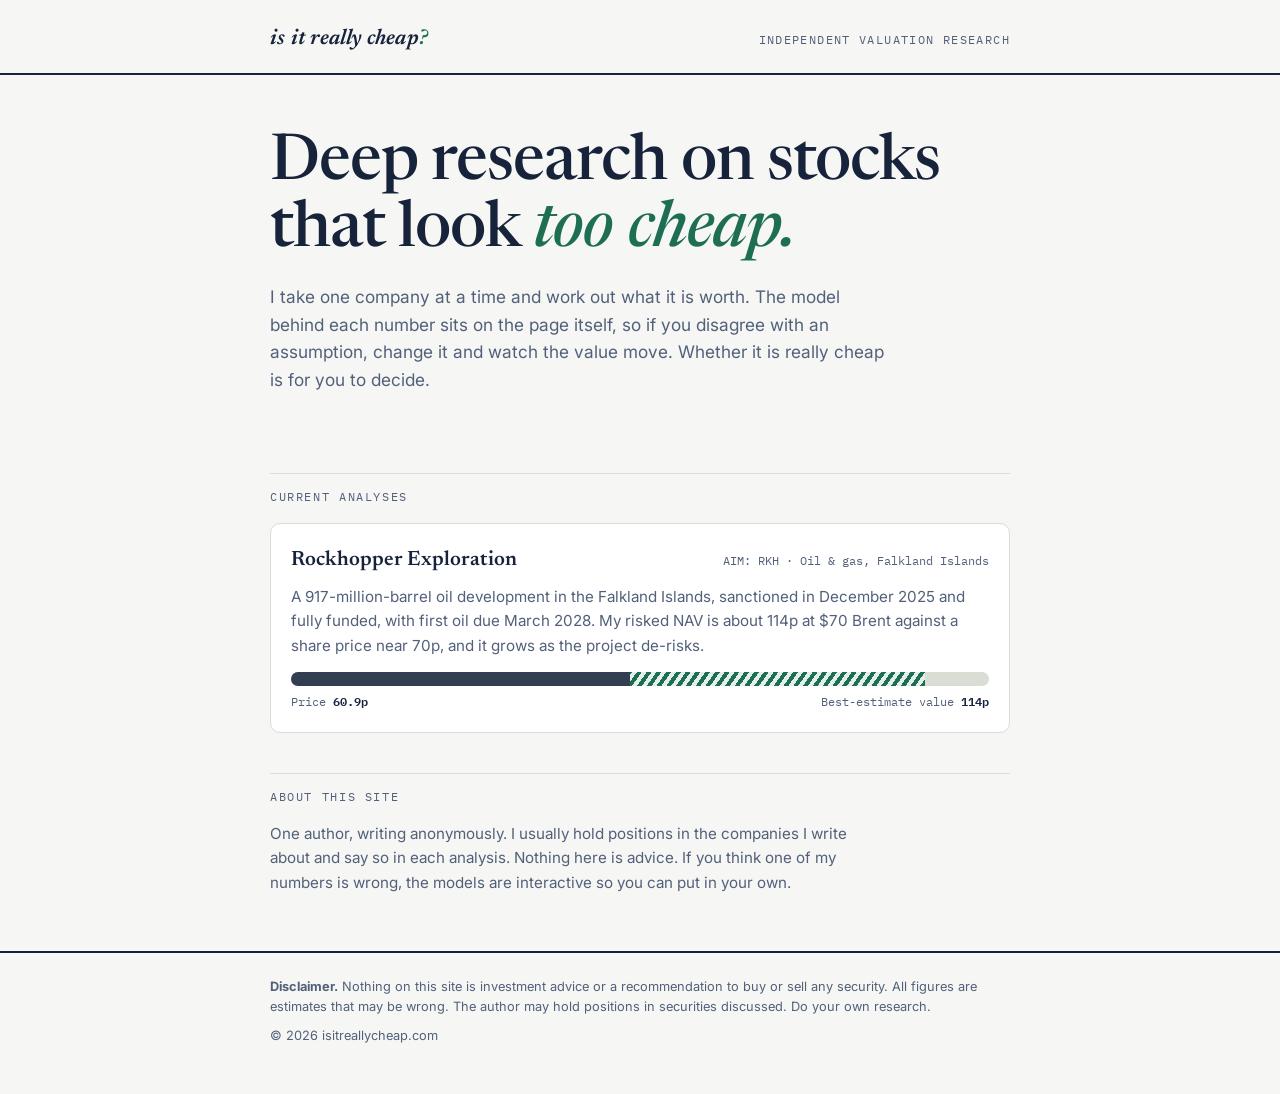
<file: index.html>
<!DOCTYPE html>
<html lang="en">
<head>
<meta charset="utf-8">
<meta name="viewport" content="width=device-width, initial-scale=1">
<title>Is it really cheap? — Independent deep-dive valuations</title>
<meta name="description" content="Independent, model-driven equity research. One question per company: is the market price really cheap against a best-estimate intrinsic value? Play with the assumptions yourself.">
<link rel="preconnect" href="https://fonts.googleapis.com">
<link rel="preconnect" href="https://fonts.gstatic.com" crossorigin>
<link href="https://fonts.googleapis.com/css2?family=Newsreader:ital,opsz,wght@0,6..72,400..700;1,6..72,400..700&family=Inter:wght@400;500;600&family=IBM+Plex+Mono:wght@400;600&display=swap" rel="stylesheet">
<link rel="stylesheet" href="style.css">
</head>
<body>

<header class="masthead">
  <div class="wrap">
    <a class="brand" href="index.html">is it really cheap<span class="q">?</span></a>
    <span class="tag">Independent valuation research</span>
  </div>
</header>

<main class="wrap">

  <section class="hero">
    <h1>Deep research on stocks that look <em>too cheap.</em></h1>
    <p class="lede">
      I take one company at a time and work out what it is worth. The model
      behind each number sits on the page itself, so if you disagree with an
      assumption, change it and watch the value move. Whether it is really
      cheap is for you to decide.
    </p>
  </section>

  <div class="eyebrow">Current analyses</div>

  <a class="dossier" href="rockhopper.html" id="card-rkh">
    <div class="row">
      <h2>Rockhopper Exploration</h2>
      <span class="ticker">AIM: RKH &middot; Oil &amp; gas, Falkland Islands</span>
    </div>
    <p class="oneline">
      A 917-million-barrel oil development in the Falkland Islands,
      sanctioned in December 2025 and fully funded, with first oil due March
      2028. My risked NAV is about 114p at $70 Brent against a share price
      near 70p, and it grows as the project de-risks.
    </p>
    <div class="gapbar" id="gap-rkh">
      <div class="track">
        <div class="fill"></div>
        <div class="gap"></div>
      </div>
      <div class="legend">
        <span>Price <strong id="gap-rkh-price">—</strong></span>
        <span>Best-estimate value <strong id="gap-rkh-value">—</strong></span>
      </div>
    </div>
  </a>

  <div class="eyebrow">About this site</div>
  <p style="max-width:60ch; color:var(--ink-soft); font-size:0.95rem;">
    One author, writing anonymously. I usually hold positions in the
    companies I write about and say so in each analysis. Nothing here is
    advice. If you think one of my numbers is wrong, the models are
    interactive so you can put in your own.
  </p>

</main>

<footer class="site">
  <div class="wrap">
    <p><strong>Disclaimer.</strong> Nothing on this site is investment advice or a
    recommendation to buy or sell any security. All figures are estimates that
    may be wrong. The author may hold positions in securities discussed. Do
    your own research.</p>
    <p>&copy; 2026 isitreallycheap.com</p>
  </div>
</footer>

<script>
/* Homepage card gap bar. Falls back to the reference price if the
   Action-refreshed price.json is missing. Update `value` when the
   base-case NAV changes. */
(function () {
  var value = 114;   /* GBp — current risked NAV at $70 Brent */

  function render(price) {
    var el = document.getElementById("gap-rkh");
    var hi = Math.max(price, value) * 1.1;
    el.style.setProperty("--price-pct", (price / hi * 100).toFixed(1) + "%");
    el.style.setProperty("--value-pct", (Math.max(value, price) / hi * 100).toFixed(1) + "%");
    el.classList.toggle("negative", value < price);
    document.getElementById("gap-rkh-price").textContent = price + "p";
    document.getElementById("gap-rkh-value").textContent = value + "p";
  }

  render(69.7); /* reference: close of 24 Jun 2026 */

  fetch("price.json?nc=" + Date.now(), { cache: "no-store" })
    .then(function (r) { return r.ok ? r.json() : null; })
    .then(function (d) {
      if (!d || !d.price) return;
      var p = d.currency === "GBP" ? d.price * 100 : d.price;
      render(Math.round(p * 10) / 10);
    })
    .catch(function () {});
})();
</script>

</body>
</html>
</file>
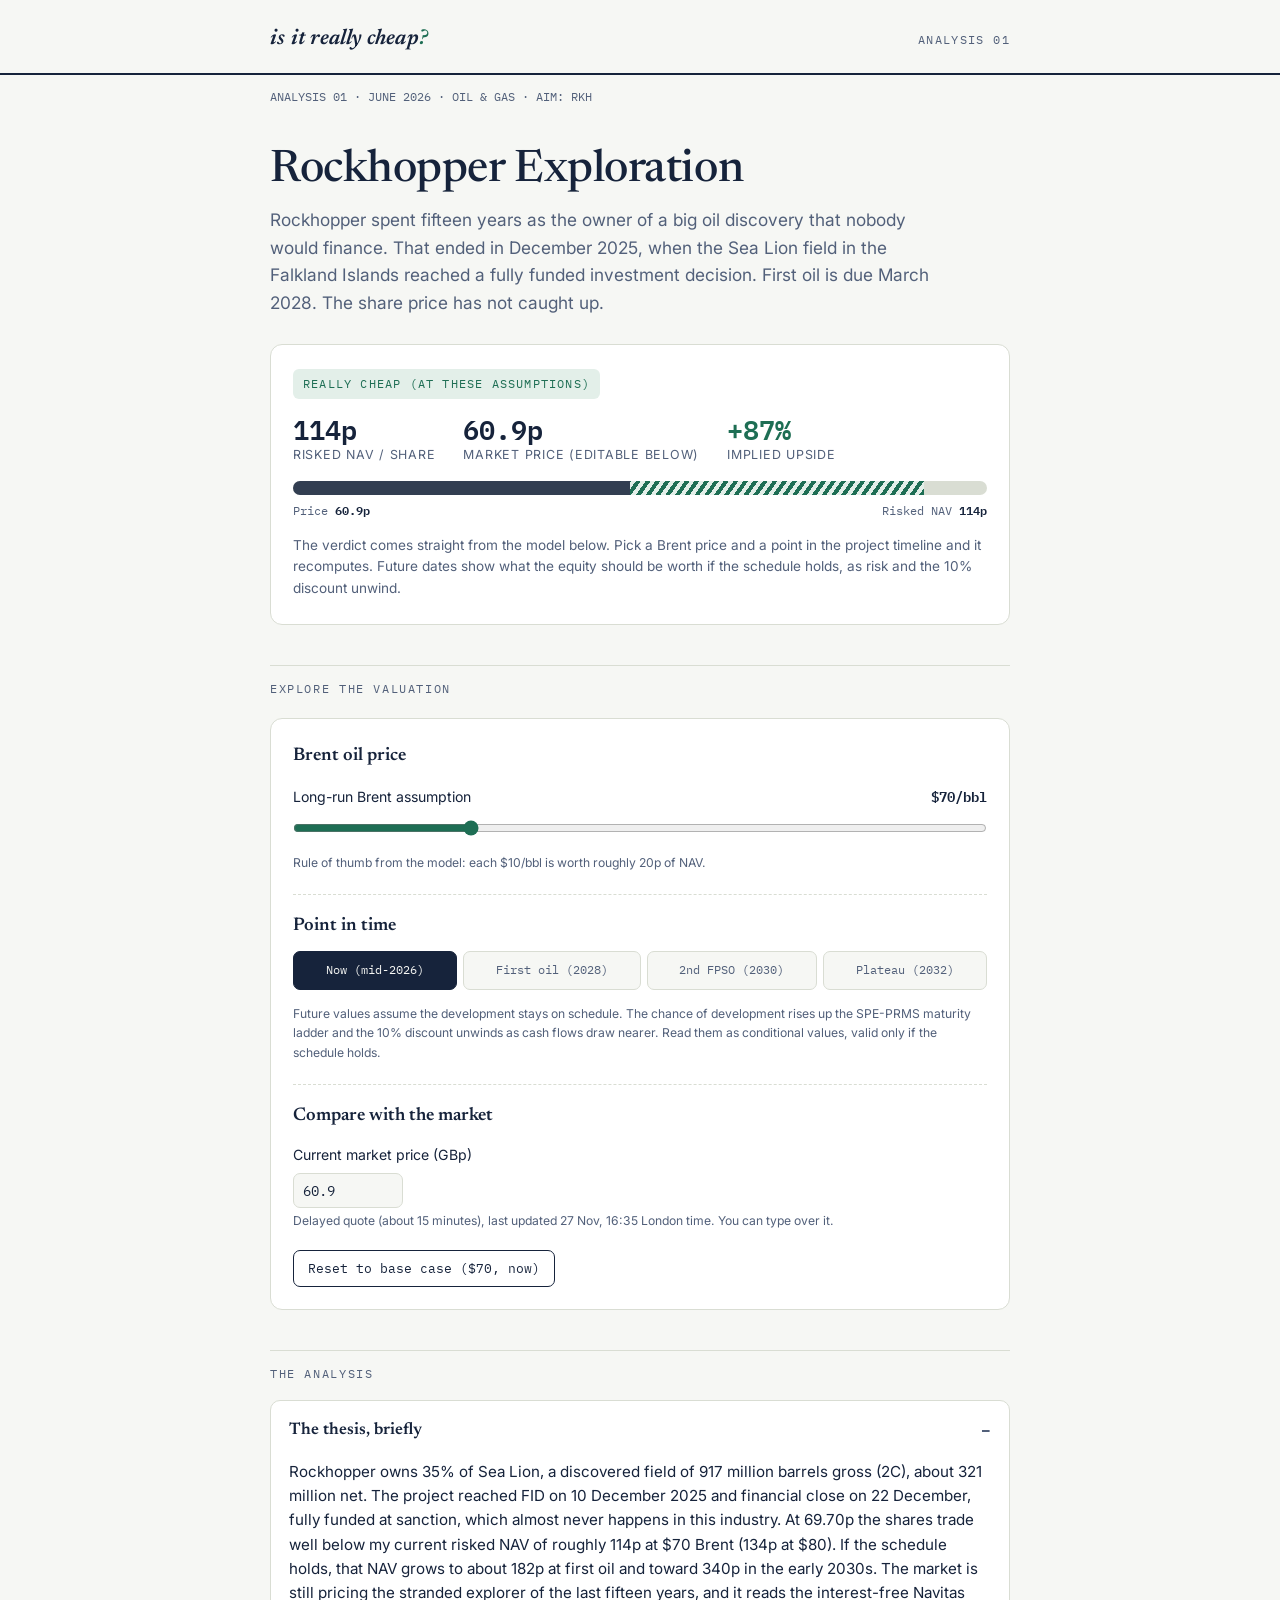
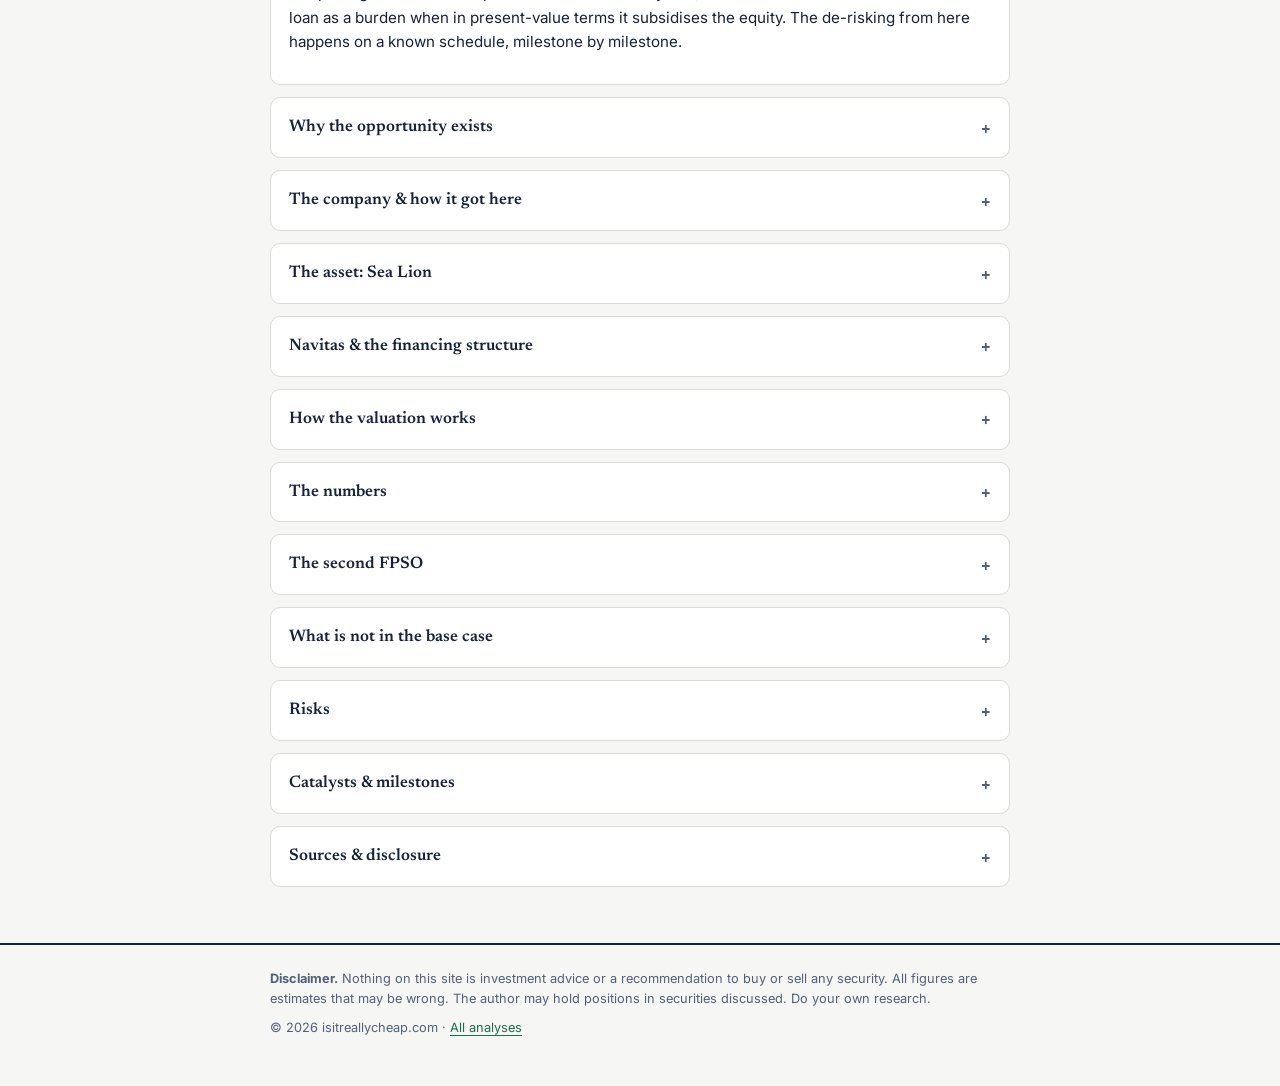
<file: rockhopper.html>
<!DOCTYPE html>
<html lang="en">
<head>
<meta charset="utf-8">
<meta name="viewport" content="width=device-width, initial-scale=1">
<title>Rockhopper Exploration — is it really cheap?</title>
<meta name="description" content="An interactive risked-NAV valuation of Rockhopper Exploration (AIM: RKH), built on NSAI reserves for the fully funded Sea Lion development. Pick an oil price and a point in time, and see what the equity should be worth.">
<link rel="preconnect" href="https://fonts.googleapis.com">
<link rel="preconnect" href="https://fonts.gstatic.com" crossorigin>
<link href="https://fonts.googleapis.com/css2?family=Newsreader:ital,opsz,wght@0,6..72,400..700;1,6..72,400..700&family=Inter:wght@400;500;600&family=IBM+Plex+Mono:wght@400;600&display=swap" rel="stylesheet">
<link rel="stylesheet" href="style.css">
</head>
<body>

  
<header class="masthead">
  <div class="wrap">
    <a class="brand" href="index.html">is it really cheap<span class="q">?</span></a>
    <span class="tag">Analysis 01</span>
  </div>
</header>

<main class="wrap">

<article>
  <p class="meta">ANALYSIS 01 &middot; JUNE 2026 &middot; OIL &amp; GAS &middot; AIM: RKH</p>
  <h1 class="title">Rockhopper Exploration</h1>
  <p class="standfirst">
    Rockhopper spent fifteen years as the owner of a big oil discovery that
    nobody would finance. That ended in December 2025, when the Sea Lion
    field in the Falkland Islands reached a fully funded investment
    decision. First oil is due March 2028. The share price has not caught
    up.
  </p>

  <!-- ============ VERDICT ============ -->
  <div class="verdict" id="verdict">
    <span class="badge" id="verdict-badge">Really cheap (at these assumptions)</span>
    <div class="figures">
      <div class="fig">
        <div class="num" id="out-value">—</div>
        <div class="lbl">Risked NAV / share</div>
      </div>
      <div class="fig">
        <div class="num" id="out-price">—</div>
        <div class="lbl">Market price (editable below)</div>
      </div>
      <div class="fig">
        <div class="num up" id="out-upside">—</div>
        <div class="lbl">Implied upside</div>
      </div>
    </div>
    <div class="gapbar" id="gapbar">
      <div class="track">
        <div class="fill"></div>
        <div class="gap"></div>
      </div>
      <div class="legend">
        <span>Price <strong id="leg-price">—</strong></span>
        <span>Risked NAV <strong id="leg-value">—</strong></span>
      </div>
    </div>
    <p class="note">
      The verdict comes straight from the model below. Pick a Brent price
      and a point in the project timeline and it recomputes. Future dates
      show what the equity should be worth if the schedule holds, as risk
      and the 10% discount unwind.
    </p>
  </div>

  <!-- ============ MODEL ============ -->
  <div class="eyebrow">Explore the valuation</div>
  <div class="model" id="model">

    <h3>Brent oil price</h3>
    <div class="ctrl">
      <label for="brent">Long-run Brent assumption <span class="val">$<span id="v-brent"></span>/bbl</span></label>
      <input type="range" id="brent" min="60" max="100" step="1">
      <div class="hint">Rule of thumb from the model: each $10/bbl is worth roughly 20p of NAV.</div>
    </div>

    <h3>Point in time</h3>
    <div class="seg" id="timeseg" role="radiogroup" aria-label="Valuation date">
      <label><input type="radio" name="t" value="now" checked><span>Now (mid-2026)</span></label>
      <label><input type="radio" name="t" value="firstoil"><span>First oil (2028)</span></label>
      <label><input type="radio" name="t" value="fpso2"><span>2nd FPSO (2030)</span></label>
      <label><input type="radio" name="t" value="y2032"><span>Plateau (2032)</span></label>
    </div>
    <div class="ctrl">
      <div class="hint">Future values assume the development stays on
      schedule. The chance of development rises up the SPE-PRMS maturity
      ladder and the 10% discount unwinds as cash flows draw nearer. Read
      them as conditional values, valid only if the schedule holds.</div>
    </div>

    <h3>Compare with the market</h3>
    <div class="ctrl">
      <label for="price">Current market price (GBp)</label>
      <input type="number" id="price" min="1" max="2000" step="0.1">
      <div class="hint" id="price-hint">Fallback reference: 69.70p, close of 24
      June 2026. The live delayed quote loads automatically when available,
      and you can always type over it.</div>
    </div>

    <div class="actions">
      <button class="reset" id="reset">Reset to base case ($70, now)</button>
    </div>
  </div>

  <!-- ============ LAYERED BACKGROUND ============ -->
  <div class="eyebrow">The analysis</div>

  <details class="chunk" open>
    <summary>The thesis, briefly</summary>
    <div class="body">
      <p>Rockhopper owns 35% of Sea Lion, a discovered field of 917 million
      barrels gross (2C), about 321 million net. The project reached FID on
      10 December 2025 and financial close on 22 December, fully funded at
      sanction, which almost never happens in this industry. At 69.70p the
      shares trade well below my current risked NAV of roughly 114p at $70
      Brent (134p at $80). If the schedule holds, that NAV grows to about
      182p at first oil and toward 340p in the early 2030s. The market is
      still pricing the stranded explorer of the last fifteen years, and it
      reads the interest-free Navitas loan as a burden when in present-value
      terms it subsidises the equity. The de-risking from here happens on a
      known schedule, milestone by milestone.</p>
    </div>
  </details>

  <details class="chunk">
    <summary>Why the opportunity exists</summary>
    <div class="body">
      <p>For fifteen years Rockhopper was the company with the discovery
      that could not get financed, and a reputation like that outlives the
      facts. The facts have changed. Sea Lion is sanctioned, financial close
      has occurred, the FPSO is under refurbishment, and work on the islands
      has begun. Most of the risk stack that justified a deep discount
      (financing above all, but also sanction and political approval) has
      been removed for Phase 1.</p>
      <p>The other part is horizon. There is no production and no earnings
      yet, so anyone screening on current numbers sees nothing. The
      de-risking happens on a known schedule over the next two years, and
      the equity should re-rate as each milestone gets ticked off. Waiting
      through that is the price of admission.</p>
    </div>
  </details>

  <details class="chunk">
    <summary>The company &amp; how it got here</summary>
    <div class="body">
      <p>Rockhopper discovered Sea Lion in 2010 and farmed out to Premier
      Oil. When Premier was acquired by Harbour Energy in 2021, Harbour sold
      its Falklands interests to Navitas Petroleum, which now operates the
      field with 65%. In between came an oil-price collapse, COVID, and a
      near-decade wait for financing and political certainty. The market has
      been disappointed before, which goes some way to explaining the
      price.</p>
      <p>After financial close, Rockhopper is debt-free at the corporate
      level aside from its share of project-level senior debt. Its equity
      contribution to Phase 1 was fully covered through a share issue
      admitted in late December 2025. Separately, the company continues its
      Ombrina Mare arbitration against Italy. The original €190m award was
      annulled on procedural grounds, not substantive ones, and has been
      re-filed. Any recovery is a bonus and sits outside my base case.</p>
      <table class="facts">
        <tr><td>Listing</td><td>AIM: RKH</td></tr>
        <tr><td>Working interest, Sea Lion</td><td>35%</td></tr>
        <tr><td>Operator</td><td>Navitas Petroleum (65%)</td></tr>
        <tr><td>FID / financial close</td><td>10 / 22 Dec 2025</td></tr>
        <tr><td>First oil target</td><td>March 2028</td></tr>
        <tr><td>Fully diluted shares</td><td>~912m</td></tr>
      </table>
    </div>
  </details>

  <details class="chunk">
    <summary>The asset: Sea Lion</summary>
    <div class="body">
      <p>Sea Lion sits in the North Falkland Basin, about 220 km north of
      the islands in roughly 450 m of water. The development is a phased
      subsea tie-back to a redeployed FPSO. Both the engineering and the
      weather are broadly comparable to the North Sea, so this is well
      understood territory rather than a frontier project.</p>
      <p>The field splits into three areas. The Northern Development Area is
      the sanctioned core: NDA Phases 1 and 2 are what reached FID, holding
      314 mmbbl gross (110 net) of 2P reserves. Phase 1 means 11 wells
      producing around 50,000 bbl/d gross; Phase 2 adds roughly 12 step-out
      wells about three years after first oil, tied back to the same FPSO.
      The Central Development Area plus NDA Phase 3 hold the
      development-pending 2C resources (323 mmbbl gross, 113 net), which
      would need a second FPSO. The Southern Development Area is the
      unplanned upside, mainly the Isobel/Elaine fan complex of 181 mmbbl
      gross with development on hold, plus mapped prospectivity.</p>
      <p>Across the whole field the gross recoverable base is 554 mmbbl (1C),
      917 mmbbl (2C) and 1.56 bn bbl (3C), and each appraisal so far has
      revised the estimates upward. The Falkland Islands Government has
      approved the Field Development Plan for Phases 1 and 2 and granted a
      35-year exploitation licence.</p>
    </div>
  </details>

  <details class="chunk">
    <summary>Navitas &amp; the financing structure</summary>
    <div class="body">
      <p>Navitas Petroleum, one of the largest energy companies on the Tel
      Aviv Stock Exchange, specialises in proven discoveries that got stuck
      and need one last push into production. Its most recent delivery was
      the Shenandoah development in the Gulf of Mexico. Navitas turned Sea
      Lion from a stalled discovery into a sanctioned development, and its
      Israeli institutional base anchored Rockhopper's capital raise. I see
      no downside in Rockhopper not being operator: it keeps 35% of a
      project run by a motivated, well-capitalised partner without carrying
      the cost and complexity of operatorship.</p>
      <p>The financing gets misread a lot. The quoted "$2.1bn" is the gross
      Phase 1 funding requirement for the whole consortium, including
      financing costs. It is not Rockhopper's number. Two-thirds of
      Rockhopper's equity share of Phase 1 is carried by an interest-free
      loan from Navitas, repaid only after the senior debt, out of
      Rockhopper's share of project cash flows. An interest-free loan repaid
      from your own future cash flows costs far less in present-value terms
      than its face amount. Simple "NPV minus all debt" math treats it like
      ordinary debt and overstates the burden, which is why I handle the
      financing explicitly in the valuation.</p>
    </div>
  </details>

  <details class="chunk">
    <summary>How the valuation works</summary>
    <div class="body">
      <p>The starting point is the independent NSAI reserves report,
      effective 31 December 2025. It gives the 2P reserves an NPV10 of
      $965.8m net to Rockhopper, and the development-pending 2C resources a
      separate unrisked NPV10 of $1.20bn, about $2.17bn combined. As NSAI
      itself cautions, those layers carry different risk and you cannot just
      add them up. My model risks them properly.</p>
      <p>I work unlevered first and add financing explicitly. NSAI's cash
      flows already include the physical capex, so the naive "NPV minus
      debt" would deduct the build cost twice: the debt is what pays for
      capex that already sits inside the NPV. What I add instead are the
      genuine financing effects in present-value terms, meaning the benefit
      of the interest-free Navitas loan, less the pre-FID loan interest,
      less senior-debt interest and fees. The net of those is a modest
      adjustment.</p>
      <p>I then split the value into three layers and risk each one on its
      own. Phase 1 is sanctioned, funded and in execution. Phase 2 sits in
      the same approved plan but has no separate investment decision and
      gets funded out of Phase 1's cash flows. The development-pending 2C is
      a third, lower-probability layer. Each gets its own chance of
      development, and that chance rises over time, following the industry's
      SPE-PRMS maturity ladder from "pending" to "sanctioned" to "on
      production". Today I put Phase 1 at 0.85, rising to 0.97 at first oil
      and 1.0 in production; Phase 2 at 0.50; the 2C at 0.20, rising around
      the assumed second-FPSO timing. These are judgement calls, and higher
      choices give higher values.</p>
      <p>Risk is applied asymmetrically. Future revenue is weighted by the
      chance of development, and so is capex you have not yet spent (if a
      phase dies, you stop paying for it), but capex already spent is sunk
      and does not come back. Close to first oil, when the build cost is
      largely sunk but production has not started, this makes the downside
      heavier than a symmetric weight would suggest. I think that is the
      more honest treatment of where the risk actually sits.</p>
      <p>On top of the NSAI-based layers I add a small Isobel/Elaine upside
      layer at roughly $6/boe, in line with broker practice, worth about
      8 to 10p per share. The sum of the layers, plus cash and the financing
      adjustment, is divided across roughly 912m fully diluted shares.
      Future-dated values rise both because the chance of development
      climbs and because the 10% discount unwinds as cash flows draw
      nearer.</p>
    </div>
  </details>

  <details class="chunk">
    <summary>The numbers</summary>
    <div class="body">
      <p>Expected risked NAV per share (pence), net to Rockhopper's 35%,
      across a $60–100 Brent range. This is the exact table the interactive
      tool above interpolates:</p>
      <table class="facts">
        <tr><td><strong>Brent</strong></td><td>$60 · $70 · $80 · $90 · $100</td></tr>
        <tr><td>Now (mid-2026)</td><td>93 · 114 · 134 · 155 · 176</td></tr>
        <tr><td>First oil (2028)</td><td>155 · 182 · 211 · 239 · 267</td></tr>
        <tr><td>2nd FPSO (2030)</td><td>239 · 280 · 321 · 362 · 403</td></tr>
        <tr><td>Plateau (2032)</td><td>292 · 340 · 388 · 436 · 483</td></tr>
      </table>
      <p>At $70 Brent my current risked NAV of about 114p compares with
      Canaccord Genuity's 130p Buy target of 3 June 2026, raised from 113p.
      Phase 1, the sanctioned and funded part, makes up roughly half of
      today's project value; Phase 2 and the contingent 2C each add about a
      quarter. By first oil the mix shifts. Most of Phase 1 is already
      priced in by then, so the incremental value creation comes from
      de-risking Phase 2 and the 2C over time.</p>
    </div>
  </details>

  <details class="chunk">
    <summary>The second FPSO</summary>
    <div class="body">
      <p>In May 2026 Navitas signed a non-binding MOU for a second FPSO that
      could add 125,000 bbl/d gross, 43,750 net to Rockhopper. That vessel
      is what would unlock the development-pending 2C layer, and combined
      with Phases 1 and 2 it would take peak production toward 180,000 bbl/d
      gross. It is also the clearest overhang on the stock, because it is
      not financed yet, and I suspect that partly explains the current
      price.</p>
      <p>Rockhopper's 35% share of a second vessel could be funded several
      ways: a new equity issue (dilutive), warrant exercises, Phase 1
      first-oil cash flows, a repeat of the interest-free Navitas loan
      (which would be the friendliest to shareholders), or a third partner
      buying in. In practice it may be a mix, or something nobody has
      floated yet. Navitas has been financially creative before. Because the
      outcome is open, I left the second FPSO out of the valuation numbers
      entirely; it appears only as the assumed timing around which the 2C
      layer's chance of development rises.</p>
    </div>
  </details>

  <details class="chunk">
    <summary>What is not in the base case</summary>
    <div class="body">
      <p>The valuation leaves out, or barely values, several things that
      could turn out to matter:</p>
      <ul>
        <li>Ombrina Mare. The annulled €190m award against Italy has been
        re-filed, and any recovery would be a straight bonus.</li>
        <li>The southern-basin and satellite structures, beyond the small
        Isobel/Elaine layer I already include.</li>
        <li>Associated gas, which NSAI values at zero absent a gas
        market.</li>
        <li>M&amp;A. Once Sea Lion produces, a larger company may prefer to own
        the 35% outright rather than partner with a small AIM company for
        decades, and that could crystallise value before first oil.</li>
        <li>Any acceleration of the contingent resources via the second
        FPSO, which I deliberately kept out of the numbers.</li>
      </ul>
    </div>
  </details>

  <details class="chunk">
    <summary>Risks</summary>
    <div class="body">
      <p>Plenty of risk has come off the table, but not all of it. The ones
      I weigh most:</p>
      <ul>
        <li>Execution. A remote offshore project: FPSO refurbishment,
        drilling, logistics and weather all carry schedule risk. Many key
        contracts are signed, which reduces the uncertainty without removing
        it.</li>
        <li>Dilution. Funding for the second FPSO is not arranged. A new
        equity issue would dilute, and selling down the working interest
        would shrink per-share cash flows. To me this is the clearest
        near-term overhang.</li>
        <li>Oil price. Each $10/bbl is worth roughly 20p of NAV. A sustained
        move toward $60 narrows the upside materially, although the project
        stays economic thanks to a low break-even.</li>
        <li>Early takeover. A single-asset vehicle can get acquired before
        it captures full value. Whether that counts as a risk depends on the
        price.</li>
        <li>Falklands geopolitics. Argentina continues to dispute
        sovereignty. This is old news that has not prevented sanction or
        financing, and in a 2013 referendum 99.8% of islanders voted to
        remain a UK Overseas Territory, but the dispute is real.</li>
        <li>Financing drag. The post-FID Navitas loan is interest-free but
        gets repaid from 85% of Rockhopper's share of cash flows, which
        delays free cash flow to equity in the early producing years.</li>
      </ul>
    </div>
  </details>

  <details class="chunk">
    <summary>Catalysts &amp; milestones</summary>
    <div class="body">
      <p>The main catalyst is first oil, targeted for March 2028, but on a
      single-asset developer the re-rating tends to come in steps:</p>
      <ul>
        <li>2026: the AGM of 30 June, which proposes adding a CFO and an
        Israeli-market non-executive director. The company frames this as
        opening access to institutional capital for the full development, so
        I read it as a signal on the second-FPSO financing route as much as
        governance. Also this year: sail-away and upgrade of the Aoka Mizu
        FPSO and its mobilisation toward the Falklands, the start of onshore
        and offshore preparation work, and any firming of the second-FPSO
        MOU into a binding agreement.</li>
        <li>2027: start of drilling, targeted for early in the year, and
        progress through the first Phase 1 wells. Possibly an FID on the 2C
        resources. Navitas went from MOU to FID in about a year last time,
        so late 2027 is plausible, and it would be a major de-risking step
        for a layer that today carries only a 0.20 chance of development in
        my model. A third partner coming in is another possibility.</li>
        <li>2028: FPSO arrival on the field, hook-up and commissioning,
        first oil in March, and the switch to producer status.</li>
        <li>Non-core: the re-filed Ombrina Mare arbitration.</li>
      </ul>
    </div>
  </details>

  <details class="chunk">
    <summary>Sources &amp; disclosure</summary>
    <div class="body">
      <p>Primary sources: Rockhopper company announcements, annual reports
      and results presentations; the NSAI reserves report effective 31
      December 2025 as disclosed by the company; operator updates from
      Navitas Petroleum. The valuation model is my own, built on NSAI's
      annual after-tax net-to-Rockhopper cash flows. Reference share price:
      69.70p, close of 24 June 2026. I make mistakes, so verify anything
      important against the original filings.</p>
      <p>I may hold a position in RKH. This is not investment advice.</p>
    </div>
  </details>

</article>

</main>

<footer class="site">
  <div class="wrap">
    <p><strong>Disclaimer.</strong> Nothing on this site is investment advice or a
    recommendation to buy or sell any security. All figures are estimates that
    may be wrong. The author may hold positions in securities discussed. Do
    your own research.</p>
    <p>&copy; 2026 isitreallycheap.com &middot; <a href="index.html">All analyses</a></p>
  </div>
</footer>

<script>
(function () {
  /* Risked NAV per share (GBp) from the valuation model,
     at Brent $60/$70/$80/$90/$100 — Table 1 of the analysis. */
  var NAV = {
    now:      [93, 114, 134, 155, 176],
    firstoil: [155, 182, 211, 239, 267],
    fpso2:    [239, 280, 321, 362, 403],
    y2032:    [292, 340, 388, 436, 483]
  };
  var BRENTS = [60, 70, 80, 90, 100];
  var BASE = { brent: 70, t: "now", price: 69.7 };

  function el(id) { return document.getElementById(id); }

  function navAt(t, brent) {
    var row = NAV[t];
    if (brent <= BRENTS[0]) return row[0];
    if (brent >= BRENTS[BRENTS.length - 1]) return row[row.length - 1];
    for (var i = 0; i < BRENTS.length - 1; i++) {
      if (brent >= BRENTS[i] && brent <= BRENTS[i + 1]) {
        var f = (brent - BRENTS[i]) / (BRENTS[i + 1] - BRENTS[i]);
        return row[i] + f * (row[i + 1] - row[i]);
      }
    }
    return row[0];
  }

  function currentT() {
    var checked = document.querySelector('#timeseg input[name="t"]:checked');
    return checked ? checked.value : "now";
  }

  function recompute() {
    var brent = parseFloat(el("brent").value) || 70;
    var price = parseFloat(el("price").value) || 0;
    var t = currentT();

    el("v-brent").textContent = brent.toFixed(0);

    var nav = navAt(t, brent);
    var upside = price > 0 ? (nav / price - 1) * 100 : 0;

    el("out-value").textContent = nav.toFixed(0) + "p";
    el("out-price").textContent = (price ? price.toFixed(1) : "—") + "p";
    var up = el("out-upside");
    up.textContent = (upside >= 0 ? "+" : "") + upside.toFixed(0) + "%";
    up.className = "num " + (upside >= 0 ? "up" : "down");

    var badge = el("verdict-badge");
    badge.className = "badge";
    var suffix = t === "now" ? "(at these assumptions)"
                             : "(if the schedule holds)";
    if (upside > 50) {
      badge.textContent = "Really cheap " + suffix;
    } else if (upside > 15) {
      badge.textContent = "Cheap-ish " + suffix;
    } else if (upside > -15) {
      badge.textContent = "Roughly fairly priced " + suffix;
      badge.classList.add("fair");
    } else {
      badge.textContent = "Not cheap " + suffix;
      badge.classList.add("rich");
    }

    var bar = el("gapbar");
    var hi = Math.max(price, nav, 1) * 1.1;
    bar.style.setProperty("--price-pct", (price / hi * 100).toFixed(1) + "%");
    bar.style.setProperty("--value-pct", (Math.max(nav, price) / hi * 100).toFixed(1) + "%");
    bar.classList.toggle("negative", nav < price);
    el("leg-price").textContent = (price ? price.toFixed(1) : "—") + "p";
    el("leg-value").textContent = nav.toFixed(0) + "p";
  }

  function setBase() {
    el("brent").value = BASE.brent;
    el("price").value = BASE.price;
    document.querySelector('#timeseg input[value="' + BASE.t + '"]').checked = true;
    recompute();
  }

  el("brent").addEventListener("input", recompute);
  el("price").addEventListener("input", recompute);
  document.querySelectorAll('#timeseg input').forEach(function (r) {
    r.addEventListener("change", recompute);
  });
  el("reset").addEventListener("click", setBase);

  setBase();

  /* Delayed quote, refreshed during trading hours by a GitHub Action. */
  fetch("price.json?nc=" + Date.now(), { cache: "no-store" })
    .then(function (r) { return r.ok ? r.json() : null; })
    .then(function (d) {
      if (!d || !d.price) return;
      var p = d.currency === "GBP" ? d.price * 100 : d.price; /* GBp expected */
      p = Math.round(p * 10) / 10;
      BASE.price = p;
      el("price").value = p;
      if (d.time) {
        var when = new Date(d.time * 1000).toLocaleString("en-GB", {
          timeZone: "Europe/London",
          day: "numeric", month: "short",
          hour: "2-digit", minute: "2-digit"
        });
        el("price-hint").textContent = "Delayed quote (about 15 minutes), last updated " +
          when + " London time. You can type over it.";
      }
      recompute();
    })
    .catch(function () { /* keep the fallback price */ });
})();
</script>

</body>
</html>
</file>
<file: style.css>
/* ============================================================
   isitreallycheap.com — shared styles
   Palette: cool paper, ink navy, ledger green, carmine
   Type: Newsreader (display) / Inter (body) / IBM Plex Mono (figures)
   ============================================================ */

:root {
  --paper: #f6f7f4;
  --card: #ffffff;
  --ink: #16233b;
  --ink-soft: #52607a;
  --line: #d9ddd3;
  --green: #1e6e54;
  --green-soft: #e3efe9;
  --red: #a23b47;
  --red-soft: #f4e6e8;
  --amber: #8a6d1f;
  --amber-soft: #f3ecd8;
  --mono: "IBM Plex Mono", ui-monospace, SFMono-Regular, Menlo, monospace;
  --body: "Inter", system-ui, -apple-system, "Segoe UI", sans-serif;
  --display: "Newsreader", Georgia, "Times New Roman", serif;
}

* { box-sizing: border-box; }

html { scroll-behavior: smooth; }
@media (prefers-reduced-motion: reduce) {
  html { scroll-behavior: auto; }
  * { transition: none !important; animation: none !important; }
}

body {
  margin: 0;
  background: var(--paper);
  color: var(--ink);
  font-family: var(--body);
  font-size: 16px;
  line-height: 1.6;
  -webkit-font-smoothing: antialiased;
}

.wrap {
  max-width: 780px;
  margin: 0 auto;
  padding: 0 20px;
}

a { color: var(--green); text-underline-offset: 3px; }
a:focus-visible, button:focus-visible, input:focus-visible, summary:focus-visible {
  outline: 2px solid var(--green);
  outline-offset: 2px;
}

/* ---------- masthead ---------- */

header.masthead {
  border-bottom: 2px solid var(--ink);
  padding: 22px 0 16px;
}

.masthead .wrap {
  display: flex;
  align-items: baseline;
  justify-content: space-between;
  gap: 12px;
  flex-wrap: wrap;
}

.brand {
  font-family: var(--display);
  font-weight: 600;
  font-style: italic;
  font-size: 1.35rem;
  letter-spacing: 0.01em;
  color: var(--ink);
  text-decoration: none;
}
.brand .q { color: var(--green); }

.masthead .tag {
  font-family: var(--mono);
  font-size: 0.72rem;
  text-transform: uppercase;
  letter-spacing: 0.12em;
  color: var(--ink-soft);
}

/* ---------- hero (home) ---------- */

.hero { padding: 56px 0 40px; }

.hero h1 {
  font-family: var(--display);
  font-weight: 500;
  font-size: clamp(2.4rem, 8vw, 4rem);
  line-height: 1.05;
  margin: 0 0 18px;
  letter-spacing: -0.015em;
}
.hero h1 em {
  font-style: italic;
  color: var(--green);
}

.hero p.lede {
  font-size: 1.08rem;
  color: var(--ink-soft);
  max-width: 56ch;
  margin: 0;
}

/* ---------- section labels ---------- */

.eyebrow {
  font-family: var(--mono);
  font-size: 0.72rem;
  text-transform: uppercase;
  letter-spacing: 0.14em;
  color: var(--ink-soft);
  border-top: 1px solid var(--line);
  padding-top: 14px;
  margin: 40px 0 16px;
}

/* ---------- dossier cards ---------- */

.dossier {
  display: block;
  background: var(--card);
  border: 1px solid var(--line);
  border-radius: 10px;
  padding: 20px 20px 18px;
  margin-bottom: 16px;
  text-decoration: none;
  color: inherit;
  transition: border-color 0.15s ease, transform 0.15s ease;
}
.dossier:hover { border-color: var(--ink); transform: translateY(-1px); }

.dossier .row {
  display: flex;
  justify-content: space-between;
  align-items: baseline;
  gap: 10px;
  flex-wrap: wrap;
}

.dossier h2 {
  font-family: var(--display);
  font-weight: 600;
  font-size: 1.3rem;
  margin: 0;
}

.dossier .ticker {
  font-family: var(--mono);
  font-size: 0.78rem;
  color: var(--ink-soft);
}

.dossier p.oneline {
  margin: 8px 0 14px;
  color: var(--ink-soft);
  font-size: 0.95rem;
}

/* ---------- gap bar (signature element) ---------- */

.gapbar { margin: 6px 0 2px; }

.gapbar .track {
  position: relative;
  height: 14px;
  border-radius: 7px;
  background: linear-gradient(to right, var(--line), var(--line));
  overflow: hidden;
}
.gapbar .fill {
  position: absolute;
  inset: 0 auto 0 0;
  width: var(--price-pct, 40%);
  background: var(--ink);
  opacity: 0.85;
}
.gapbar .gap {
  position: absolute;
  inset: 0 auto 0 var(--price-pct, 40%);
  width: calc(var(--value-pct, 100%) - var(--price-pct, 40%));
  background: repeating-linear-gradient(
    -55deg,
    var(--green),
    var(--green) 4px,
    var(--green-soft) 4px,
    var(--green-soft) 8px
  );
}
.gapbar.negative .gap {
  background: repeating-linear-gradient(
    -55deg,
    var(--red),
    var(--red) 4px,
    var(--red-soft) 4px,
    var(--red-soft) 8px
  );
}

.gapbar .legend {
  display: flex;
  justify-content: space-between;
  font-family: var(--mono);
  font-size: 0.72rem;
  color: var(--ink-soft);
  margin-top: 6px;
  gap: 8px;
}
.gapbar .legend strong { color: var(--ink); font-weight: 600; }

/* ---------- verdict panel ---------- */

.verdict {
  background: var(--card);
  border: 1px solid var(--line);
  border-radius: 12px;
  padding: 24px 22px;
  margin: 28px 0;
}

.verdict .badge {
  display: inline-block;
  font-family: var(--mono);
  font-size: 0.75rem;
  text-transform: uppercase;
  letter-spacing: 0.1em;
  padding: 5px 10px;
  border-radius: 6px;
  margin-bottom: 14px;
  background: var(--green-soft);
  color: var(--green);
}
.verdict .badge.fair { background: var(--amber-soft); color: var(--amber); }
.verdict .badge.rich { background: var(--red-soft); color: var(--red); }

.verdict .figures {
  display: flex;
  gap: 28px;
  flex-wrap: wrap;
  margin-bottom: 16px;
}
.verdict .fig .num {
  font-family: var(--mono);
  font-size: 1.7rem;
  font-weight: 600;
  line-height: 1.2;
}
.verdict .fig .num.up { color: var(--green); }
.verdict .fig .num.down { color: var(--red); }
.verdict .fig .lbl {
  font-size: 0.78rem;
  color: var(--ink-soft);
  text-transform: uppercase;
  letter-spacing: 0.06em;
}

.verdict p.note {
  font-size: 0.85rem;
  color: var(--ink-soft);
  margin: 14px 0 0;
}

/* ---------- article body ---------- */

article h1.title {
  font-family: var(--display);
  font-weight: 500;
  font-size: clamp(1.9rem, 6vw, 2.8rem);
  line-height: 1.12;
  margin: 40px 0 8px;
  letter-spacing: -0.01em;
}

.meta {
  font-family: var(--mono);
  font-size: 0.75rem;
  color: var(--ink-soft);
  margin-bottom: 4px;
}

article p.standfirst {
  font-size: 1.08rem;
  color: var(--ink-soft);
  margin: 10px 0 0;
  max-width: 60ch;
}

/* ---------- model panel ---------- */

.model {
  background: var(--card);
  border: 1px solid var(--line);
  border-radius: 12px;
  padding: 22px;
  margin: 20px 0 28px;
}

.model h3 {
  font-family: var(--display);
  font-size: 1.15rem;
  font-weight: 600;
  margin: 22px 0 10px;
  padding-top: 16px;
  border-top: 1px dashed var(--line);
}
.model h3:first-of-type { margin-top: 0; padding-top: 0; border-top: none; }

.ctrl { margin: 14px 0; }

.ctrl label {
  display: flex;
  justify-content: space-between;
  align-items: baseline;
  gap: 10px;
  font-size: 0.88rem;
  margin-bottom: 6px;
}
.ctrl label .val {
  font-family: var(--mono);
  font-size: 0.85rem;
  font-weight: 600;
  white-space: nowrap;
}

.ctrl input[type="range"] {
  width: 100%;
  accent-color: var(--green);
  height: 28px;
  margin: 0;
}

.ctrl input[type="number"] {
  width: 110px;
  font-family: var(--mono);
  font-size: 0.9rem;
  padding: 7px 9px;
  border: 1px solid var(--line);
  border-radius: 7px;
  background: var(--paper);
  color: var(--ink);
}

.ctrl .hint {
  font-size: 0.76rem;
  color: var(--ink-soft);
  margin-top: 3px;
}

.model .actions { margin-top: 20px; display: flex; gap: 10px; flex-wrap: wrap; }

button.reset {
  font-family: var(--mono);
  font-size: 0.8rem;
  padding: 9px 14px;
  border: 1px solid var(--ink);
  border-radius: 7px;
  background: transparent;
  color: var(--ink);
  cursor: pointer;
}
button.reset:hover { background: var(--ink); color: var(--paper); }

/* ---------- accordions ---------- */

details.chunk {
  background: var(--card);
  border: 1px solid var(--line);
  border-radius: 10px;
  margin-bottom: 12px;
  overflow: hidden;
}
details.chunk summary {
  cursor: pointer;
  list-style: none;
  padding: 16px 18px;
  font-family: var(--display);
  font-weight: 600;
  font-size: 1.05rem;
  display: flex;
  justify-content: space-between;
  align-items: center;
  gap: 10px;
}
details.chunk summary::-webkit-details-marker { display: none; }
details.chunk summary::after {
  content: "+";
  font-family: var(--mono);
  font-size: 1rem;
  color: var(--ink-soft);
}
details.chunk[open] summary::after { content: "\2212"; }
details.chunk .body {
  padding: 0 18px 18px;
  font-size: 0.95rem;
}
details.chunk .body p { margin: 0 0 12px; }
details.chunk .body ul { margin: 0 0 12px; padding-left: 20px; }
details.chunk .body li { margin-bottom: 6px; }

table.facts {
  width: 100%;
  border-collapse: collapse;
  font-size: 0.88rem;
  margin: 8px 0 14px;
}
table.facts td {
  padding: 7px 0;
  border-bottom: 1px solid var(--line);
  vertical-align: top;
}
table.facts td:last-child {
  font-family: var(--mono);
  text-align: right;
  white-space: nowrap;
}

/* ---------- segmented control (time point) ---------- */

.seg {
  display: flex;
  flex-wrap: wrap;
  gap: 6px;
  margin: 8px 0 4px;
}
.seg label {
  flex: 1 1 auto;
  text-align: center;
  font-family: var(--mono);
  font-size: 0.74rem;
  padding: 9px 8px;
  border: 1px solid var(--line);
  border-radius: 7px;
  cursor: pointer;
  background: var(--paper);
  color: var(--ink-soft);
  white-space: nowrap;
}
.seg input { position: absolute; opacity: 0; pointer-events: none; }
.seg input:checked + span { color: inherit; }
.seg label:has(input:checked) {
  background: var(--ink);
  border-color: var(--ink);
  color: var(--paper);
}
.seg label:has(input:focus-visible) {
  outline: 2px solid var(--green);
  outline-offset: 2px;
}

/* ---------- footer ---------- */

footer.site {
  border-top: 2px solid var(--ink);
  margin-top: 56px;
  padding: 24px 0 40px;
  font-size: 0.8rem;
  color: var(--ink-soft);
}
footer.site p { margin: 0 0 8px; }
</file>
